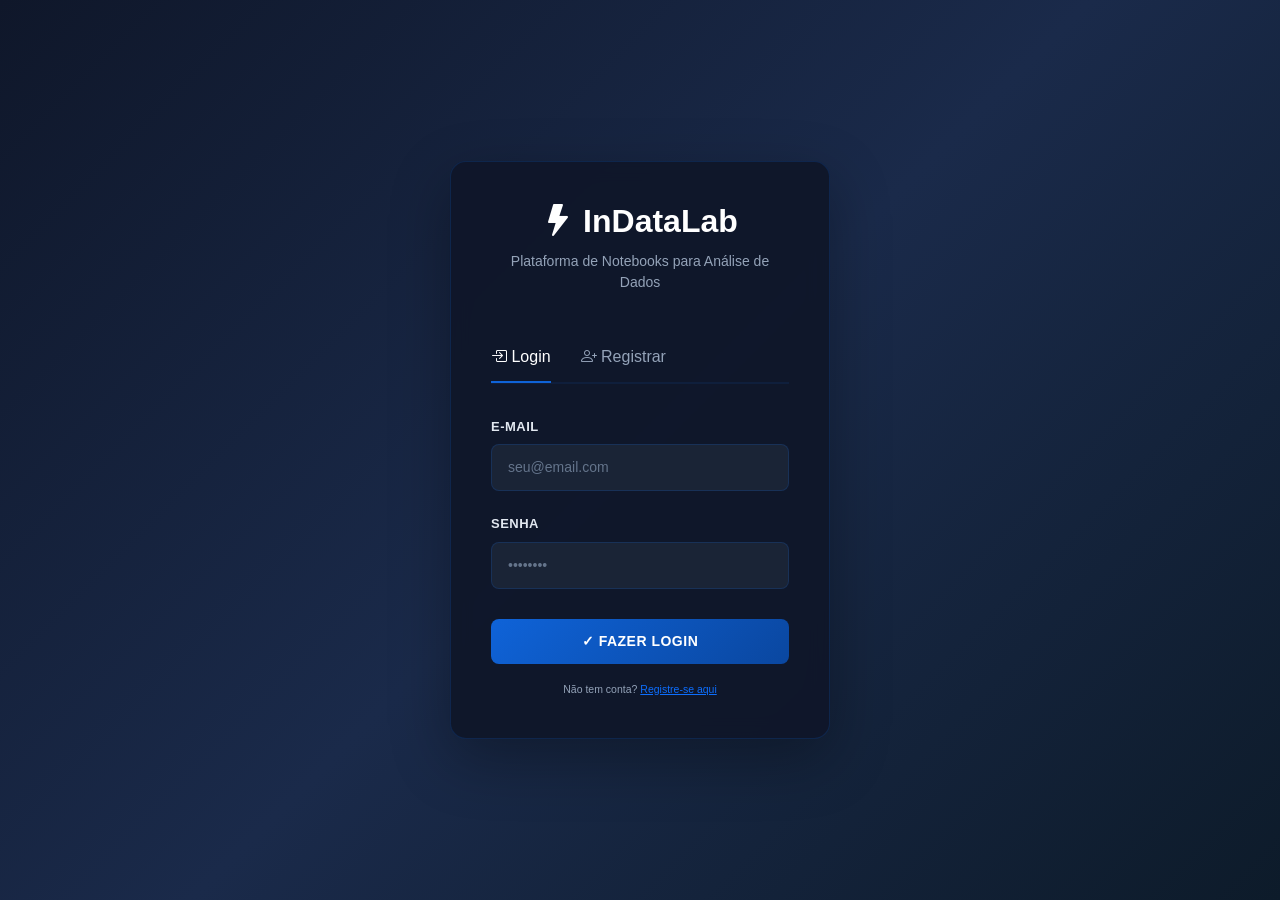
<file: app/templates/login_bootstrap.html>
<!DOCTYPE html>
<html lang="pt-br">
<head>
    <meta charset="UTF-8">
    <meta name="viewport" content="width=device-width, initial-scale=1.0">
    <title>InDataLab - Login</title>
    
    <!-- Bootstrap 5 -->
    <link href="https://cdn.jsdelivr.net/npm/bootstrap@5.3.0/dist/css/bootstrap.min.css" rel="stylesheet">
    <link rel="stylesheet" href="https://cdn.jsdelivr.net/npm/bootstrap-icons@1.11.0/font/bootstrap-icons.css">
    
    <style>
        :root {
            --primary: #0f63d8;
            --primary-dark: #0a47a0;
        }
        
        * { margin: 0; padding: 0; box-sizing: border-box; }
        
        body {
            font-family: 'Segoe UI', Tahoma, Geneva, Verdana, sans-serif;
            background: linear-gradient(135deg, #0f172a 0%, #1a2a4a 50%, #0d1b2a 100%);
            min-height: 100vh;
            display: flex;
            align-items: center;
            justify-content: center;
        }
        
        .auth-container {
            width: 100%;
            max-width: 420px;
            padding: 20px;
        }
        
        .auth-card {
            background: rgba(15, 23, 42, 0.95);
            backdrop-filter: blur(10px);
            border: 1px solid rgba(15, 99, 216, 0.2);
            border-radius: 16px;
            padding: 40px;
            box-shadow: 0 20px 60px rgba(0, 0, 0, 0.3);
        }
        
        .auth-header {
            text-align: center;
            margin-bottom: 40px;
        }
        
        .auth-header h1 {
            color: white;
            font-size: 32px;
            font-weight: 700;
            margin-bottom: 10px;
        }
        
        .auth-header p {
            color: #94a3b8;
            font-size: 14px;
        }
        
        .nav-tabs {
            border-bottom: 2px solid rgba(15, 99, 216, 0.1) !important;
            margin-bottom: 30px;
        }
        
        .nav-tabs .nav-link {
            color: #94a3b8;
            border: none;
            border-bottom: 2px solid transparent;
            padding: 12px 0;
            margin-right: 30px;
            transition: all 0.3s;
        }
        
        .nav-tabs .nav-link:hover {
            color: var(--primary);
            border-bottom-color: var(--primary);
        }
        
        .nav-tabs .nav-link.active {
            color: white;
            border-bottom-color: var(--primary);
            background: transparent;
        }
        
        .form-group {
            margin-bottom: 20px;
        }
        
        .form-label {
            color: #e2e8f0;
            font-size: 13px;
            font-weight: 600;
            text-transform: uppercase;
            letter-spacing: 0.5px;
            margin-bottom: 8px;
        }
        
        .form-control, .form-select {
            background: rgba(30, 41, 59, 0.8);
            border: 1px solid rgba(15, 99, 216, 0.2);
            border-radius: 8px;
            color: white;
            padding: 12px 16px;
            font-size: 14px;
            transition: all 0.3s;
        }
        
        .form-control:focus, .form-select:focus {
            background: rgba(30, 41, 59, 1);
            border-color: var(--primary);
            color: white;
            box-shadow: 0 0 0 3px rgba(15, 99, 216, 0.1);
        }
        
        .form-control::placeholder {
            color: #64748b;
        }
        
        .form-select option {
            background: #1e293b;
            color: white;
        }
        
        .btn-auth {
            width: 100%;
            padding: 12px;
            background: linear-gradient(135deg, var(--primary) 0%, var(--primary-dark) 100%);
            border: none;
            border-radius: 8px;
            color: white;
            font-size: 14px;
            font-weight: 600;
            cursor: pointer;
            transition: all 0.3s;
            margin-top: 10px;
            text-transform: uppercase;
            letter-spacing: 0.5px;
        }
        
        .btn-auth:hover {
            transform: translateY(-2px);
            box-shadow: 0 8px 24px rgba(15, 99, 216, 0.4);
        }
        
        .btn-auth:disabled {
            opacity: 0.6;
            cursor: not-allowed;
        }
        
        .alert {
            border-radius: 8px;
            border: none;
            margin-bottom: 20px;
            padding: 12px 16px;
        }
        
        .alert-success {
            background: rgba(16, 169, 129, 0.1);
            color: #a7f3d0;
            border-left: 3px solid #10a981;
        }
        
        .alert-danger {
            background: rgba(239, 68, 68, 0.1);
            color: #fca5a5;
            border-left: 3px solid #ef4444;
        }
        
        .alert-info {
            background: rgba(59, 130, 246, 0.1);
            color: #93c5fd;
            border-left: 3px solid #3b82f6;
        }
        
        .loading-spinner {
            display: inline-block;
            width: 14px;
            height: 14px;
            border: 2px solid rgba(255, 255, 255, 0.3);
            border-top-color: white;
            border-radius: 50%;
            animation: spin 0.8s linear infinite;
            margin-right: 6px;
        }
        
        @keyframes spin {
            to { transform: rotate(360deg); }
        }
        
        .form-text {
            color: #94a3b8;
            font-size: 12px;
        }
        
        @media (max-width: 480px) {
            .auth-card {
                padding: 30px 20px;
            }
            
            .auth-header h1 {
                font-size: 24px;
            }
            
            .nav-tabs .nav-link {
                margin-right: 15px;
                font-size: 13px;
            }
        }
    </style>
</head>
<body>
    <div class="auth-container">
        <div class="auth-card">
            <div class="auth-header">
                <h1><i class="bi bi-lightning-fill"></i> InDataLab</h1>
                <p>Plataforma de Notebooks para Análise de Dados</p>
            </div>

            <!-- Alertas -->
            <div id="alertContainer"></div>

            <!-- Abas -->
            <ul class="nav nav-tabs" role="tablist">
                <li class="nav-item" role="presentation">
                    <button class="nav-link active" id="login-tab" data-bs-toggle="tab" data-bs-target="#login" type="button" role="tab">
                        <i class="bi bi-box-arrow-in-right"></i> Login
                    </button>
                </li>
                <li class="nav-item" role="presentation">
                    <button class="nav-link" id="register-tab" data-bs-toggle="tab" data-bs-target="#register" type="button" role="tab">
                        <i class="bi bi-person-plus"></i> Registrar
                    </button>
                </li>
            </ul>

            <!-- Conteúdo das Abas -->
            <div class="tab-content">
                <!-- LOGIN -->
                <div class="tab-pane fade show active" id="login" role="tabpanel">
                    <form id="loginForm">
                        <div class="form-group">
                            <label for="loginEmail" class="form-label">E-mail</label>
                            <input type="email" class="form-control" id="loginEmail" placeholder="seu@email.com" required>
                        </div>

                        <div class="form-group">
                            <label for="loginPassword" class="form-label">Senha</label>
                            <input type="password" class="form-control" id="loginPassword" placeholder="••••••••" required>
                        </div>

                        <button type="submit" class="btn-auth" id="loginBtn">
                            <span id="loginBtnText">✓ Fazer Login</span>
                        </button>

                        <div class="form-text mt-3 text-center">
                            <small>Não tem conta? <a href="#" onclick="switchTab('register')" class="text-primary">Registre-se aqui</a></small>
                        </div>
                    </form>
                </div>

                <!-- REGISTRO -->
                <div class="tab-pane fade" id="register" role="tabpanel">
                    <form id="registerForm">
                        <div class="form-group">
                            <label for="registerName" class="form-label">Nome Completo</label>
                            <input type="text" class="form-control" id="registerName" placeholder="Seu nome" required>
                        </div>

                        <div class="form-group">
                            <label for="registerEmail" class="form-label">E-mail</label>
                            <input type="email" class="form-control" id="registerEmail" placeholder="seu@email.com" required>
                        </div>

                        <div class="form-group">
                            <label for="registerPassword" class="form-label">Senha</label>
                            <input type="password" class="form-control" id="registerPassword" placeholder="••••••••" required>
                            <small class="form-text">Mínimo 6 caracteres</small>
                        </div>

                        <div class="form-group">
                            <label for="registerConfirmPassword" class="form-label">Confirmar Senha</label>
                            <input type="password" class="form-control" id="registerConfirmPassword" placeholder="••••••••" required>
                        </div>

                        <button type="submit" class="btn-auth" id="registerBtn">
                            <span id="registerBtnText">✓ Criar Conta</span>
                        </button>

                        <div class="form-text mt-3 text-center">
                            <small>Já tem conta? <a href="#" onclick="switchTab('login')" class="text-primary">Faça login aqui</a></small>
                        </div>
                    </form>
                </div>
            </div>
        </div>
    </div>

    <!-- Bootstrap JS -->
    <script src="https://cdn.jsdelivr.net/npm/bootstrap@5.3.0/dist/js/bootstrap.bundle.min.js"></script>
    
    <script>
        const API_BASE = window.location.origin;

        // Verificar se já está autenticado
        if (localStorage.getItem('access_token')) {
            window.location.href = '/';
        }

        // Alternar entre abas
        function switchTab(tabName) {
            const tab = document.querySelector(`[data-bs-target="#${tabName}"]`);
            if (tab) tab.click();
        }

        // Mostrar alerta
        function showAlert(message, type = 'info') {
            const alertContainer = document.getElementById('alertContainer');
            const alertId = 'alert-' + Date.now();
            alertContainer.innerHTML = `
                <div class="alert alert-${type} alert-dismissible fade show" id="${alertId}" role="alert">
                    <i class="bi bi-${type === 'success' ? 'check-circle' : type === 'danger' ? 'exclamation-circle' : 'info-circle'}"></i>
                    ${message}
                    <button type="button" class="btn-close" data-bs-dismiss="alert"></button>
                </div>
            `;
            
            // Auto remover após 5 segundos
            setTimeout(() => {
                const alert = document.getElementById(alertId);
                if (alert) alert.remove();
            }, 5000);
        }

        // LOGIN
        document.getElementById('loginForm').addEventListener('submit', async (e) => {
            e.preventDefault();
            
            const email = document.getElementById('loginEmail').value.toLowerCase();
            const password = document.getElementById('loginPassword').value;
            const btn = document.getElementById('loginBtn');
            const btnText = document.getElementById('loginBtnText');
            const originalText = btnText.textContent;
            
            btn.disabled = true;
            btnText.innerHTML = '<span class="loading-spinner"></span>Autenticando...';
            
            try {
                const response = await fetch(`${API_BASE}/auth/login`, {
                    method: 'POST',
                    headers: { 'Content-Type': 'application/json' },
                    body: JSON.stringify({ email, password })
                });
                
                const data = await response.json();
                
                if (response.ok && data.access_token) {
                    localStorage.setItem('access_token', data.access_token);
                    localStorage.setItem('currentUser', JSON.stringify(data.user));
                    showAlert('✓ Login realizado com sucesso!', 'success');
                    setTimeout(() => {
                        window.location.href = '/';
                    }, 1500);
                } else {
                    showAlert(data.error || 'Erro ao fazer login', 'danger');
                }
            } catch (error) {
                console.error('Erro:', error);
                showAlert('Erro de conexão. Verifique a URL da API.', 'danger');
            } finally {
                btn.disabled = false;
                btnText.textContent = originalText;
            }
        });

        // REGISTRO
        document.getElementById('registerForm').addEventListener('submit', async (e) => {
            e.preventDefault();
            
            const name = document.getElementById('registerName').value;
            const email = document.getElementById('registerEmail').value.toLowerCase();
            const password = document.getElementById('registerPassword').value;
            const confirmPassword = document.getElementById('registerConfirmPassword').value;
            
            // Validações
            if (password.length < 6) {
                showAlert('Senha deve ter pelo menos 6 caracteres', 'danger');
                return;
            }
            
            if (password !== confirmPassword) {
                showAlert('As senhas não coincidem', 'danger');
                return;
            }
            
            const btn = document.getElementById('registerBtn');
            const btnText = document.getElementById('registerBtnText');
            const originalText = btnText.textContent;
            
            btn.disabled = true;
            btnText.innerHTML = '<span class="loading-spinner"></span>Criando conta...';
            
            try {
                const response = await fetch(`${API_BASE}/auth/register`, {
                    method: 'POST',
                    headers: { 'Content-Type': 'application/json' },
                    body: JSON.stringify({ name, email, password })
                });
                
                const data = await response.json();
                
                if (response.ok) {
                    showAlert('✓ Conta criada com sucesso! Fazendo login...', 'success');
                    
                    // Auto-login
                    const loginResponse = await fetch(`${API_BASE}/auth/login`, {
                        method: 'POST',
                        headers: { 'Content-Type': 'application/json' },
                        body: JSON.stringify({ email, password })
                    });
                    
                    const loginData = await loginResponse.json();
                    if (loginData.access_token) {
                        localStorage.setItem('access_token', loginData.access_token);
                        localStorage.setItem('currentUser', JSON.stringify(loginData.user));
                        setTimeout(() => {
                            window.location.href = '/';
                        }, 1500);
                    }
                } else {
                    showAlert(data.error || 'Erro ao registrar', 'danger');
                }
            } catch (error) {
                console.error('Erro:', error);
                showAlert('Erro de conexão. Verifique a URL da API.', 'danger');
            } finally {
                btn.disabled = false;
                btnText.textContent = originalText;
            }
        });
    </script>
</body>
</html>
</file>
